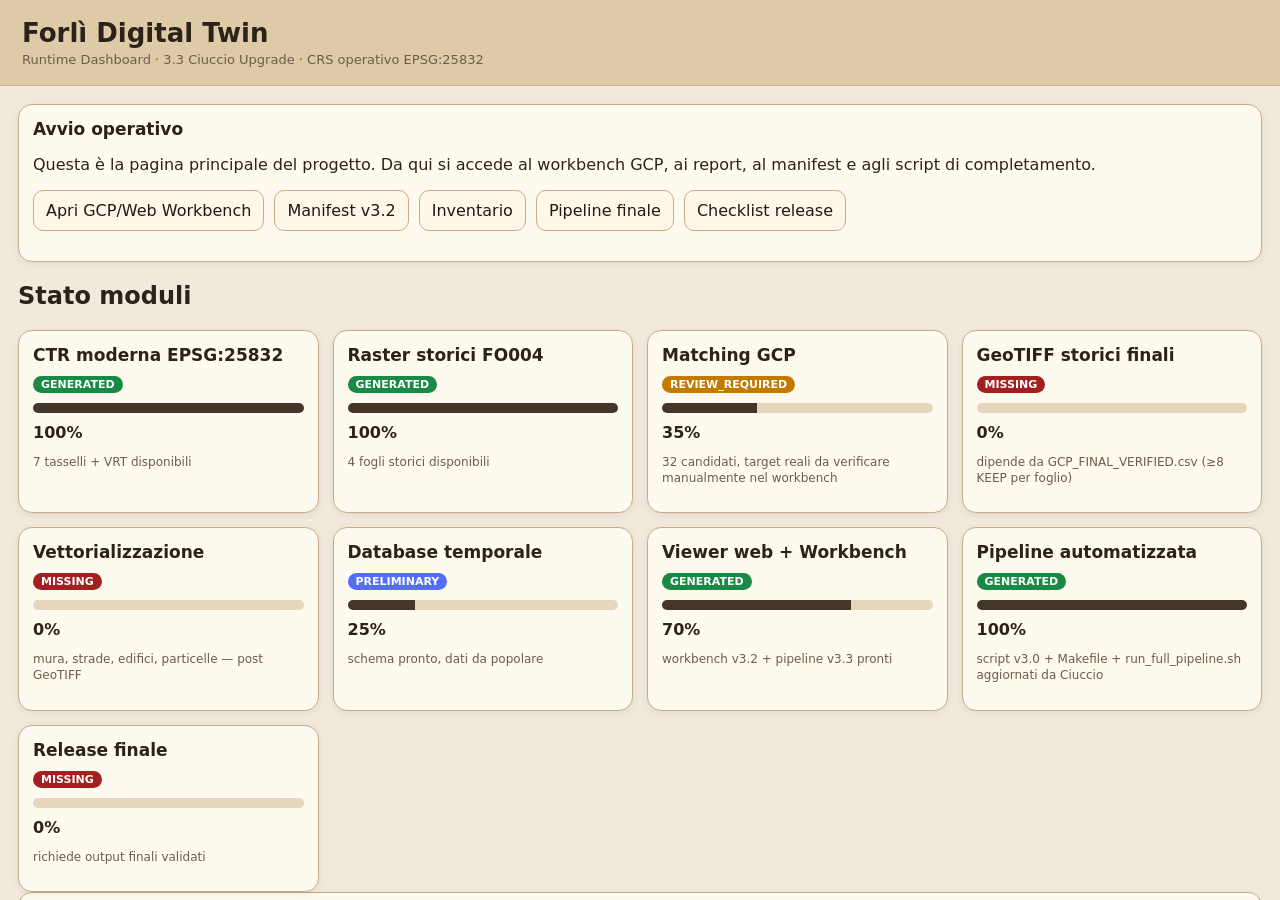
<file: index.html>
<!doctype html>
<html lang="it">
<head>
<meta charset="utf-8">
<meta http-equiv="refresh" content="0; url=00_RUNTIME/index.html">
<title>Forlì Digital Twin</title>
</head>
<body>
<p>Apri <a href="00_RUNTIME/index.html">00_RUNTIME/index.html</a></p>
</body>
</html>
</file>
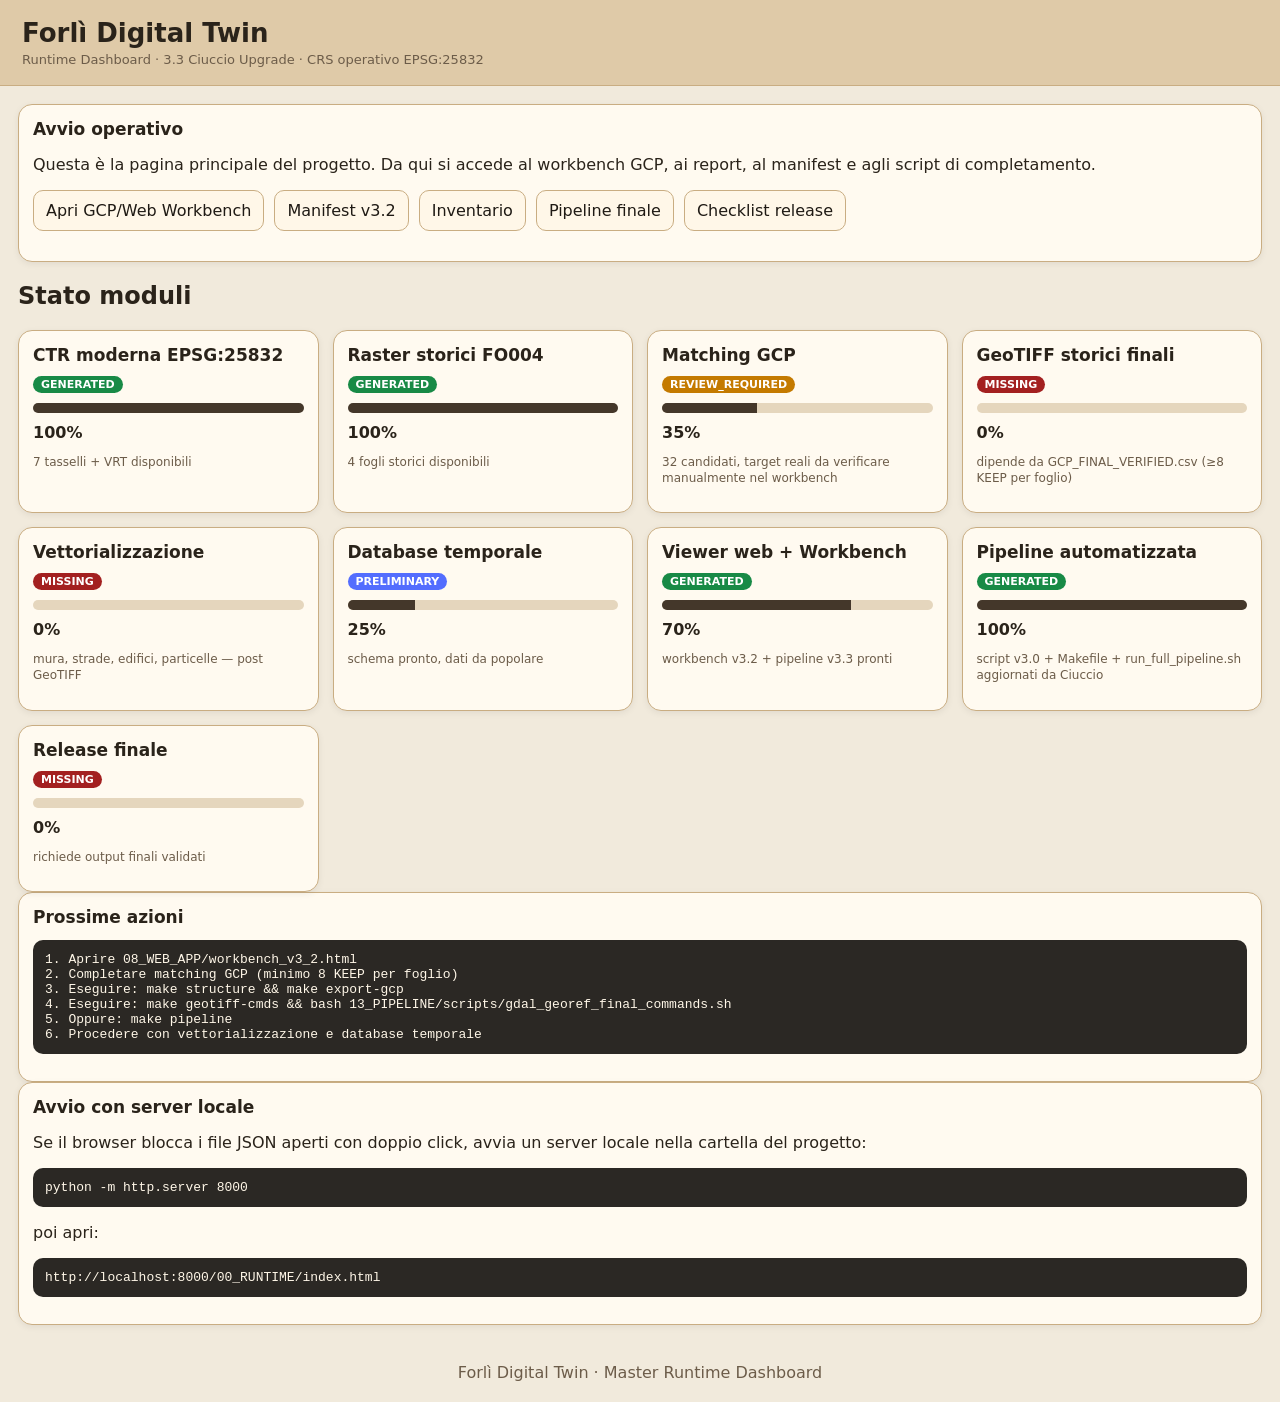
<file: 00_RUNTIME/index.html>
<!doctype html>
<html lang="it">
<head>
<meta charset="utf-8">
<meta name="viewport" content="width=device-width,initial-scale=1">
<title>Forlì Digital Twin — Runtime Dashboard</title>
<link rel="stylesheet" href="css/style.css">
</head>
<body>
<header>
<h1>Forlì Digital Twin</h1>
<div class="sub">Runtime Dashboard · <span id="version"></span> · CRS operativo <span id="crs"></span></div>
</header>
<main>
<section class="card">
<h2>Avvio operativo</h2>
<p>Questa è la pagina principale del progetto. Da qui si accede al workbench GCP, ai report, al manifest e agli script di completamento.</p>
<div class="links">
<a class="button" href="../08_WEB_APP/index.html">Apri GCP/Web Workbench</a>
<a class="button" href="../12_MANIFEST/master_manifest_v3_2.json">Manifest v3.2</a>
<a class="button" href="../12_MANIFEST/master_inventory_v3_0.csv">Inventario</a>
<a class="button" href="../13_PIPELINE/PIPELINE_FINAL_COMPLETION.md">Pipeline finale</a>
<a class="button" href="../14_RELEASE/checks/FINAL_RELEASE_CHECKLIST.md">Checklist release</a>
</div>
</section>

<h2>Stato moduli</h2>
<section class="grid" id="modules"></section>

<section class="card">
<h2>Prossime azioni</h2>
<pre id="steps"></pre>
</section>

<section class="card">
<h2>Avvio con server locale</h2>
<p>Se il browser blocca i file JSON aperti con doppio click, avvia un server locale nella cartella del progetto:</p>
<pre>python -m http.server 8000</pre>
<p>poi apri:</p>
<pre>http://localhost:8000/00_RUNTIME/index.html</pre>
</section>
</main>
<footer>Forlì Digital Twin · Master Runtime Dashboard</footer>
<script src="js/app.js"></script>
</body>
</html>
</file>
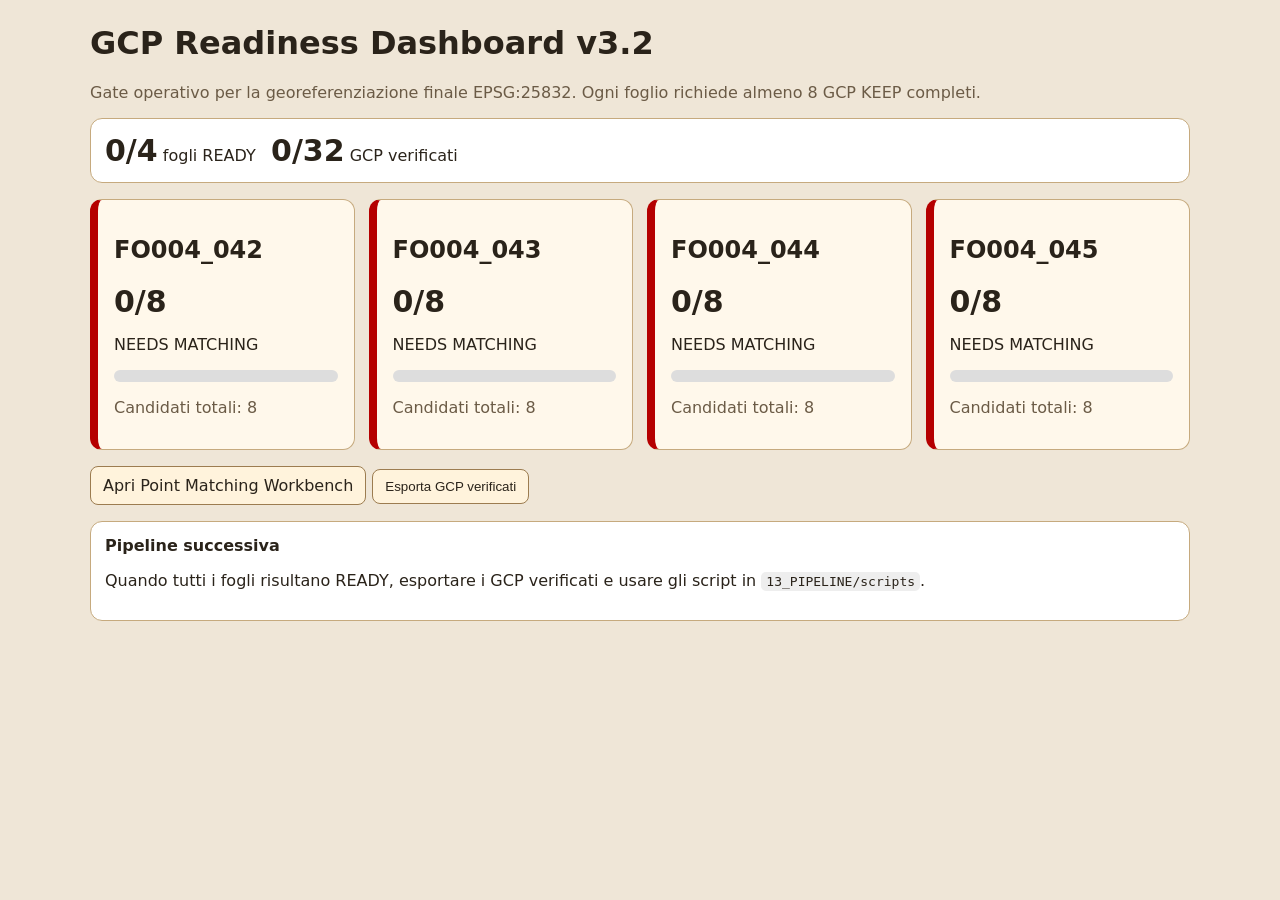
<file: 08_WEB_APP/readiness.html>
<!doctype html>
<html lang="it">
<head>
<meta charset="utf-8">
<meta name="viewport" content="width=device-width,initial-scale=1">
<title>Forli Digital Twin - GCP Readiness</title>
<style>
body{font-family:system-ui,Arial,sans-serif;margin:0;background:#efe6d7;color:#2a231a}main{max-width:1100px;margin:auto;padding:24px}h1{margin-top:0}.grid{display:grid;grid-template-columns:repeat(auto-fit,minmax(220px,1fr));gap:14px}.card{background:#fff8eb;border:1px solid #c6aa7e;border-radius:12px;padding:16px}.ready{border-left:8px solid #1a8f45}.notready{border-left:8px solid #b50000}.bar{height:12px;background:#ddd;border-radius:99px;overflow:hidden}.fill{height:100%;background:#1a8f45}.big{font-size:30px;font-weight:800}.muted{color:#6b5b46}button,a.btn{display:inline-block;padding:9px 12px;border:1px solid #9c7c50;border-radius:8px;background:#fff3dc;color:#2a231a;text-decoration:none;cursor:pointer;margin-right:6px}.summary{margin:16px 0;padding:14px;background:white;border-radius:12px;border:1px solid #c6aa7e}code{background:#eee;padding:2px 5px;border-radius:5px}
</style>
</head>
<body><main>
<h1>GCP Readiness Dashboard v3.2</h1>
<p class="muted">Gate operativo per la georeferenziazione finale EPSG:25832. Ogni foglio richiede almeno 8 GCP KEEP completi.</p>
<div class="summary" id="summary">Caricamento...</div>
<div class="grid" id="grid"></div>
<p><a class="btn" href="index.html">Apri Point Matching Workbench</a><button id="export">Esporta GCP verificati</button></p>
<div class="summary"><b>Pipeline successiva</b><p>Quando tutti i fogli risultano READY, esportare i GCP verificati e usare gli script in <code>13_PIPELINE/scripts</code>.</p></div>
</main>
<script>
let D;
const expected=['FO004_042','FO004_043','FO004_044','FO004_045'];
function complete(g){return g.decision==='KEEP' && g.source_x!=='' && g.source_y!=='' && g.target_easting_epsg25832!=='' && g.target_easting_epsg25832!=null && g.target_northing_epsg25832!=='' && g.target_northing_epsg25832!=null && g.target_tile}
function stats(){return expected.map(sheet=>{let all=D.gcps.filter(g=>g.sheet_id===sheet);let ok=all.filter(complete);return {sheet,all,ok,ready:ok.length>=8}})}
function render(){let s=stats(),total=s.reduce((n,x)=>n+x.ok.length,0),ready=s.filter(x=>x.ready).length;document.getElementById('summary').innerHTML=`<span class="big">${ready}/4</span> fogli READY &nbsp; <span class="big">${total}/32</span> GCP verificati`;let grid=document.getElementById('grid');grid.innerHTML='';s.forEach(x=>{let pct=Math.min(100,x.ok.length/8*100);let d=document.createElement('div');d.className='card '+(x.ready?'ready':'notready');d.innerHTML=`<h2>${x.sheet}</h2><div class="big">${x.ok.length}/8</div><p>${x.ready?'READY':'NEEDS MATCHING'}</p><div class="bar"><div class="fill" style="width:${pct}%"></div></div><p class="muted">Candidati totali: ${x.all.length}</p>`;grid.appendChild(d)})}
document.getElementById('export').onclick=()=>{let rows=D.gcps.filter(complete);if(rows.length===0){alert('Nessun GCP completo da esportare');return}let headers=['sheet_id','gcp_id','candidate_name','source_x','source_y','decision','target_easting_epsg25832','target_northing_epsg25832','target_tile','target_preview_x','target_preview_y','match_method','confidence','note'];let csv=headers.join(',')+'\n'+rows.map(r=>headers.map(h=>'"'+String(r[h]??'').replaceAll('"','""')+'"').join(',')).join('\n');let a=document.createElement('a');a.href=URL.createObjectURL(new Blob([csv],{type:'text/csv'}));a.download='GCP_FINAL_VERIFIED.csv';a.click()};
fetch('point_matching_v2_7.json').then(r=>{if(!r.ok)throw Error('JSON non trovato');return r.json()}).then(d=>{D=d;render()}).catch(e=>document.getElementById('summary').textContent='Errore: '+e.message);
</script></body></html>
</file>
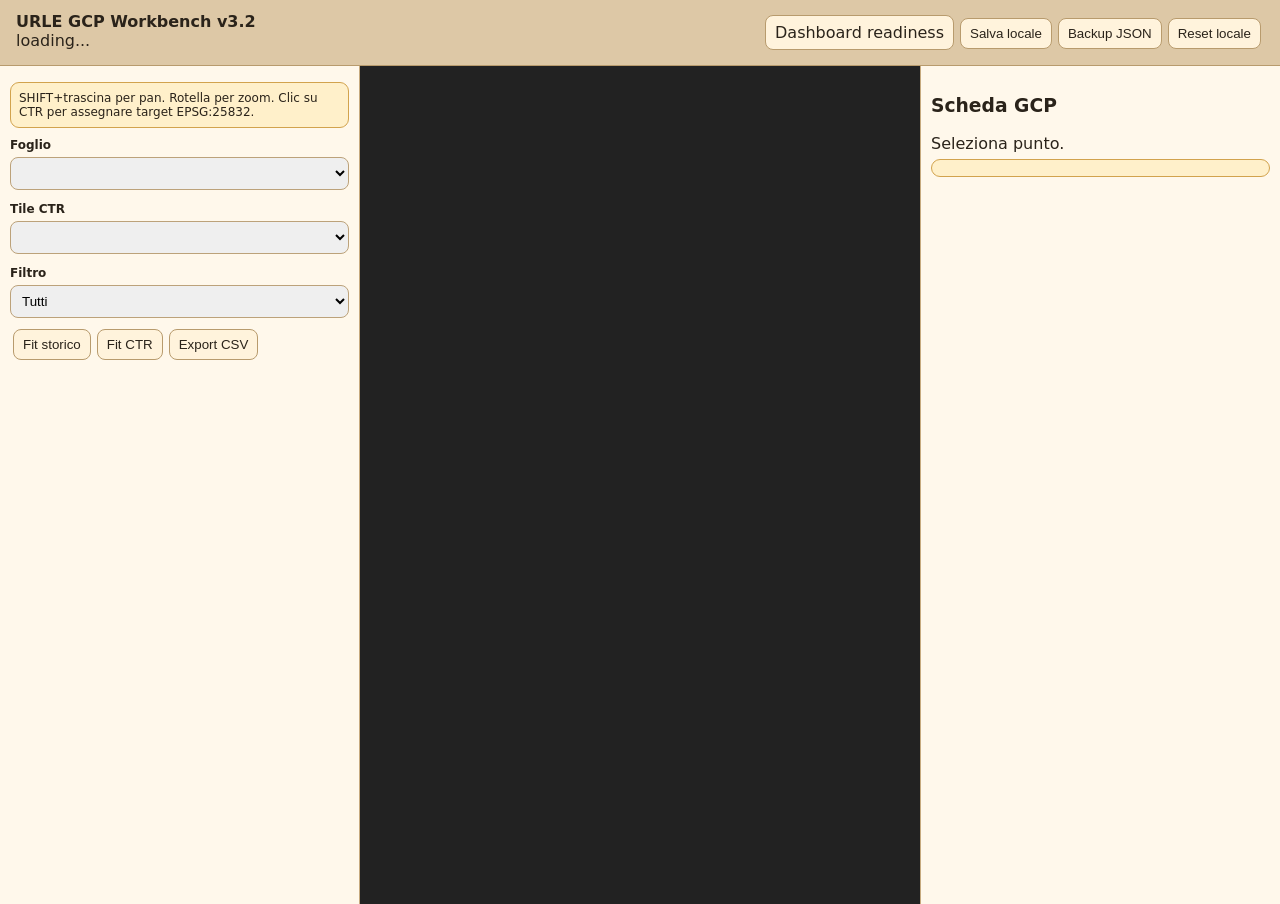
<file: 08_WEB_APP/workbench_v3_2.html>
<!doctype html><html lang="it"><head><meta charset="utf-8"><meta name="viewport" content="width=device-width,initial-scale=1"><title>URLE GCP Workbench v3.2</title><style>body{margin:0;font-family:system-ui,Arial;background:#efe6d7;color:#2a231a}header{padding:12px 16px;background:#ddc8a6;border-bottom:1px solid #b89b6d;display:flex;justify-content:space-between;gap:12px}main{display:grid;grid-template-columns:360px 1fr 1fr 360px;height:calc(100vh - 62px)}aside,.panel{background:#fff8eb;padding:10px;overflow:auto;border-right:1px solid #c6aa7e}.panel{border-left:1px solid #c6aa7e;border-right:0}.viewer{background:#222;position:relative;overflow:hidden}.stage{position:absolute;left:0;top:0;transform-origin:0 0}.stage img,.stage svg{position:absolute;left:0;top:0}.stage img{pointer-events:none;user-select:none}.card{background:white;border:1px solid #ddc9a5;border-radius:8px;padding:7px;margin:6px 0;font-size:12px;cursor:pointer}.sel{outline:3px solid #111}.badge{padding:1px 6px;border-radius:999px;background:#eee;margin-right:4px}button,a{border:1px solid #b89b6d;background:#fff3dc;border-radius:8px;padding:7px 9px;margin:3px;cursor:pointer;color:#2a231a;text-decoration:none;display:inline-block}input,select,textarea{width:100%;box-sizing:border-box;margin:4px 0 8px;padding:7px;border:1px solid #bca27a;border-radius:8px}label{font-size:12px;font-weight:700}.grid2{display:grid;grid-template-columns:1fr 1fr;gap:6px}.pt{stroke:#111;stroke-width:1.5;cursor:pointer}.src{fill:#e00000}.dst{fill:#1a8f45}.lbl{font-size:13px;paint-order:stroke;stroke:white;stroke-width:4;fill:#111;pointer-events:none}.warn{background:#fff0ca;border:1px solid #d2a34d;border-radius:9px;padding:8px;margin:6px 0;font-size:12px}</style></head><body><header><div><b>URLE GCP Workbench v3.2</b><div id="meta">loading...</div></div><div><a href="readiness.html">Dashboard readiness</a><button id="saveAll">Salva locale</button><button id="backup">Backup JSON</button><button id="reset">Reset locale</button></div></header><main><aside><div class="warn">SHIFT+trascina per pan. Rotella per zoom. Clic su CTR per assegnare target EPSG:25832.</div><label>Foglio</label><select id="sheet"></select><label>Tile CTR</label><select id="tile"></select><label>Filtro</label><select id="filter"><option value="">Tutti</option><option>KEEP</option><option>REVIEW</option><option>PRIORITY_REVIEW</option><option>LOW_PRIORITY_REVIEW</option><option>REJECT</option></select><button id="fitH">Fit storico</button><button id="fitC">Fit CTR</button><button id="exportCsv">Export CSV</button><div id="list"></div></aside><div class="viewer" id="hv"><div class="stage" id="hs"><img id="hi"><svg id="hsvg"></svg></div></div><div class="viewer" id="cv"><div class="stage" id="cs"><img id="ci"><svg id="csvg"></svg></div></div><div class="panel"><h3>Scheda GCP</h3><div id="form">Seleziona punto.</div><div id="status" class="warn"></div></div></main><script src="workbench_state.js"></script><script>
let D,currentSheet,currentTile,selected=null,hv={x:0,y:0,s:1},cv={x:0,y:0,s:1};const $=id=>document.getElementById(id);function esc(s){return String(s??'').replace(/[&<>"]/g,m=>({'&':'&amp;','<':'&lt;','>':'&gt;','"':'&quot;'}[m]))}function apply(el,v){el.style.transform=`translate(${v.x}px,${v.y}px) scale(${v.s})`}function fit(view,img,stage,v){if(!img.naturalWidth)return;v.s=Math.min(view.clientWidth/img.naturalWidth,view.clientHeight/img.naturalHeight)*.96;v.x=(view.clientWidth-img.naturalWidth*v.s)/2;v.y=(view.clientHeight-img.naturalHeight*v.s)/2;apply(stage,v)}function S(svg,t,a){let n=document.createElementNS('http://www.w3.org/2000/svg',t);Object.entries(a).forEach(([k,v])=>n.setAttribute(k,v));svg.appendChild(n);return n}function hist(){return D.historical_previews.find(x=>x.sheet_id===currentSheet)}function tile(){return D.ctr_tiles.find(x=>x.tile===currentTile)}function gcps(){let f=$('filter').value;return D.gcps.filter(g=>g.sheet_id===currentSheet&&(!f||g.decision===f))}function ok(g){return g.decision==='KEEP'&&g.target_easting_epsg25832&&g.target_northing_epsg25832&&g.target_tile}function progress(){let sheets=[...new Set(D.gcps.map(g=>g.sheet_id))];let ready=sheets.filter(s=>D.gcps.filter(g=>g.sheet_id===s&&ok(g)).length>=8).length;let total=D.gcps.filter(ok).length;$('meta').textContent=`${total}/32 GCP verificati · ${ready}/4 fogli READY`}
function previewToMap(t,px,py){let fx=px*t.width/t.preview_width,fy=py*t.height/t.preview_height,gt=t.transform;return [gt[0]*fx+gt[1]*fy+gt[2],gt[3]*fx+gt[4]*fy+gt[5],fx,fy]}function ph(label,w,h){let svg=`<svg xmlns="http://www.w3.org/2000/svg" width="${w}" height="${h}"><rect width="100%" height="100%" fill="#eee6d8"/><text x="50%" y="50%" text-anchor="middle" font-size="32">${label}</text></svg>`;return 'data:image/svg+xml,'+encodeURIComponent(svg)}function loadImg(img,urls,cb){let i=0;img.onerror=()=>{i++;img.src=urls[i]||ph('missing',1200,900)};img.onload=cb;img.src=urls[0]}
function render(){hsvg.innerHTML='';csvg.innerHTML='';hsvg.setAttribute('width',hi.naturalWidth||1);hsvg.setAttribute('height',hi.naturalHeight||1);csvg.setAttribute('width',ci.naturalWidth||1);csvg.setAttribute('height',ci.naturalHeight||1);let h=hist();gcps().forEach(g=>{let x=+g.source_x*(h.scale_x||1),y=+g.source_y*(h.scale_y||1);let c=S(hsvg,'circle',{cx:x,cy:y,r:11,class:'pt src'});c.onclick=e=>{e.stopPropagation();select(g.gcp_id)};let l=S(hsvg,'text',{x:x+14,y:y+5,class:'lbl'});l.textContent=g.gcp_id.split('_').pop();if(g.target_preview_x&&g.target_preview_y){let d=S(csvg,'circle',{cx:g.target_preview_x,cy:g.target_preview_y,r:11,class:'pt dst'});d.onclick=e=>{e.stopPropagation();select(g.gcp_id)}}});renderList();progress();if(selected)select(selected.gcp_id,false)}function renderList(){list.innerHTML='';gcps().forEach(g=>{let e=document.createElement('div');e.className='card'+(selected&&selected.gcp_id===g.gcp_id?' sel':'');e.innerHTML=`<b>${esc(g.gcp_id)}</b> <span class="badge">${esc(g.decision)}</span><span class="badge">${esc(g.confidence)}</span><div>${esc(g.candidate_name)}</div>`;e.onclick=()=>select(g.gcp_id);list.appendChild(e)})}
function select(id,r=true){selected=D.gcps.find(g=>g.gcp_id===id);if(!selected)return;if(r)render();form.innerHTML=`<b>${esc(selected.gcp_id)}</b><p>${esc(selected.candidate_name)}</p><label>Decisione</label><select id="dec"><option>KEEP</option><option>REJECT</option><option>REVIEW</option><option>PRIORITY_REVIEW</option><option>LOW_PRIORITY_REVIEW</option></select><div class="grid2"><div><label>Source X</label><input id="sx" value="${esc(selected.source_x)}"></div><div><label>Source Y</label><input id="sy" value="${esc(selected.source_y)}"></div></div><div class="grid2"><div><label>Target E</label><input id="te" value="${esc(selected.target_easting_epsg25832||'')}"></div><div><label>Target N</label><input id="tn" value="${esc(selected.target_northing_epsg25832||'')}"></div></div><label>Tile</label><input id="tt" value="${esc(selected.target_tile||'')}"><label>Note</label><textarea id="no">${esc(selected.note||'')}</textarea><button onclick="saveForm()">Salva punto</button><button onclick="mark('KEEP')">KEEP</button><button onclick="mark('REJECT')">REJECT</button>`;dec.value=selected.decision}window.saveForm=()=>{if(!selected)return;selected.decision=dec.value;selected.source_x=sx.value;selected.source_y=sy.value;selected.target_easting_epsg25832=te.value;selected.target_northing_epsg25832=tn.value;selected.target_tile=tt.value;selected.note=no.value;let t=URLEState.save(D);status.textContent='Salvato locale: '+t;render()};window.mark=v=>{selected.decision=v;saveForm()};
cv.addEventListener('click',e=>{if(!selected)return;let r=cv.getBoundingClientRect(),px=(e.clientX-r.left-cv.x)/cv.s,py=(e.clientY-r.top-cv.y)/cv.s;if(px<0||py<0||px>ci.naturalWidth||py>ci.naturalHeight)return;let [E,N,fx,fy]=previewToMap(tile(),px,py);Object.assign(selected,{target_preview_x:px.toFixed(2),target_preview_y:py.toFixed(2),target_full_x:fx.toFixed(2),target_full_y:fy.toFixed(2),target_easting_epsg25832:E.toFixed(3),target_northing_epsg25832:N.toFixed(3),target_tile:currentTile,match_method:'MANUAL_CLICK_ON_CTR_PREVIEW',decision:'KEEP'});URLEState.save(D);render()});function loadSheet(s){currentSheet=s;let h=hist(),orig=h.file.replace('img/historical/','../02_RASTER_STORICI/').replace('_enhanced.jpg','.jpg');loadImg(hi,[h.file,orig,ph(s,h.preview_width||1200,h.preview_height||900)],()=>{fit(hv,hi,hs,hv);render()})}function loadTile(t){currentTile=t;let x=tile();loadImg(ci,['img/ctr/'+x.preview,x.preview,'../03_CTR_MODERNA/'+x.preview,ph('CTR '+t,x.preview_width||1800,x.preview_height||1500)],()=>{fit(cv,ci,cs,cv);render()})}function pan(view,stage,v){let d=null;view.addEventListener('wheel',e=>{e.preventDefault();let old=v.s;v.s*=e.deltaY<0?1.12:.89;v.s=Math.max(.08,Math.min(8,v.s));let r=view.getBoundingClientRect(),mx=e.clientX-r.left,my=e.clientY-r.top;v.x=mx-(mx-v.x)*(v.s/old);v.y=my-(my-v.y)*(v.s/old);apply(stage,v)},{passive:false});view.addEventListener('pointerdown',e=>{if(e.shiftKey)d={x:e.clientX,y:e.clientY,ox:v.x,oy:v.y}});window.addEventListener('pointermove',e=>{if(d){v.x=d.ox+e.clientX-d.x;v.y=d.oy+e.clientY-d.y;apply(stage,v)}});window.addEventListener('pointerup',()=>d=null)}
fitH.onclick=()=>fit(hv,hi,hs,hv);fitC.onclick=()=>fit(cv,ci,cs,cv);filter.onchange=render;saveAll.onclick=()=>{status.textContent='Salvato locale: '+URLEState.save(D)};backup.onclick=()=>URLEState.exportJson(D);reset.onclick=()=>{if(confirm('Cancellare stato locale?')){URLEState.clear();location.reload()}};exportCsv.onclick=()=>{let headers=['sheet_id','gcp_id','candidate_name','source_x','source_y','decision','target_easting_epsg25832','target_northing_epsg25832','target_tile','target_preview_x','target_preview_y','target_full_x','target_full_y','match_method','confidence','note'];let csv=headers.join(',')+'\n'+D.gcps.map(g=>headers.map(h=>'"'+String(g[h]??'').replaceAll('"','""')+'"').join(',')).join('\n');let a=document.createElement('a');a.href=URL.createObjectURL(new Blob([csv],{type:'text/csv'}));a.download='GCP_point_matching_v3_2_working.csv';a.click()};
fetch('point_matching_v2_7.json').then(r=>r.json()).then(d=>{D=URLEState.load(d);[...new Set(D.historical_previews.map(h=>h.sheet_id))].forEach(s=>sheet.add(new Option(s,s)));D.ctr_tiles.forEach(t=>tile.add(new Option(t.tile,t.tile)));sheet.onchange=e=>loadSheet(e.target.value);tile.onchange=e=>loadTile(e.target.value);pan(hv,hs,hv);pan(cv,cs,cv);loadSheet(sheet.value);loadTile(tile.value);progress()});
</script></body></html>
</file>
<file: 00_RUNTIME/css/style.css>
:root{--bg:#f1eadc;--panel:#fffaf0;--ink:#2a231a;--muted:#6c5c49;--line:#c9ad82;--ok:#188a46;--warn:#c47a00;--miss:#a32020;--pre:#536dfe}
*{box-sizing:border-box}
body{margin:0;font-family:system-ui,-apple-system,Segoe UI,Roboto,Arial,sans-serif;background:var(--bg);color:var(--ink)}
header{padding:18px 22px;background:#dfcaa8;border-bottom:1px solid var(--line)}
h1{margin:0;font-size:26px}.sub{font-size:13px;color:var(--muted);margin-top:4px}
main{max-width:1300px;margin:0 auto;padding:18px}
.grid{display:grid;grid-template-columns:repeat(auto-fit,minmax(260px,1fr));gap:14px}
.card{background:var(--panel);border:1px solid var(--line);border-radius:14px;padding:14px;box-shadow:0 2px 7px #0001}
.card h2{font-size:17px;margin:0 0 8px}
.badge{display:inline-block;border-radius:999px;padding:2px 8px;color:white;font-size:11px;font-weight:700}
.GENERATED{background:var(--ok)}.REVIEW_REQUIRED{background:var(--warn)}.MISSING{background:var(--miss)}.PRELIMINARY{background:var(--pre)}
.progress{height:10px;background:#e5d6bd;border-radius:999px;overflow:hidden;margin:10px 0}
.bar{height:100%;background:#44372a}
.links{display:flex;flex-wrap:wrap;gap:10px;margin:16px 0}
a.button{display:inline-block;text-decoration:none;color:#1f1a14;background:#fff7e8;border:1px solid var(--line);border-radius:10px;padding:10px 12px}
a.button:hover{background:white}
pre{white-space:pre-wrap;background:#2b2824;color:#fff7e8;padding:12px;border-radius:10px;overflow:auto}
.small{font-size:12px;color:var(--muted);line-height:1.35}
footer{padding:20px;text-align:center;color:var(--muted)}
</file>
